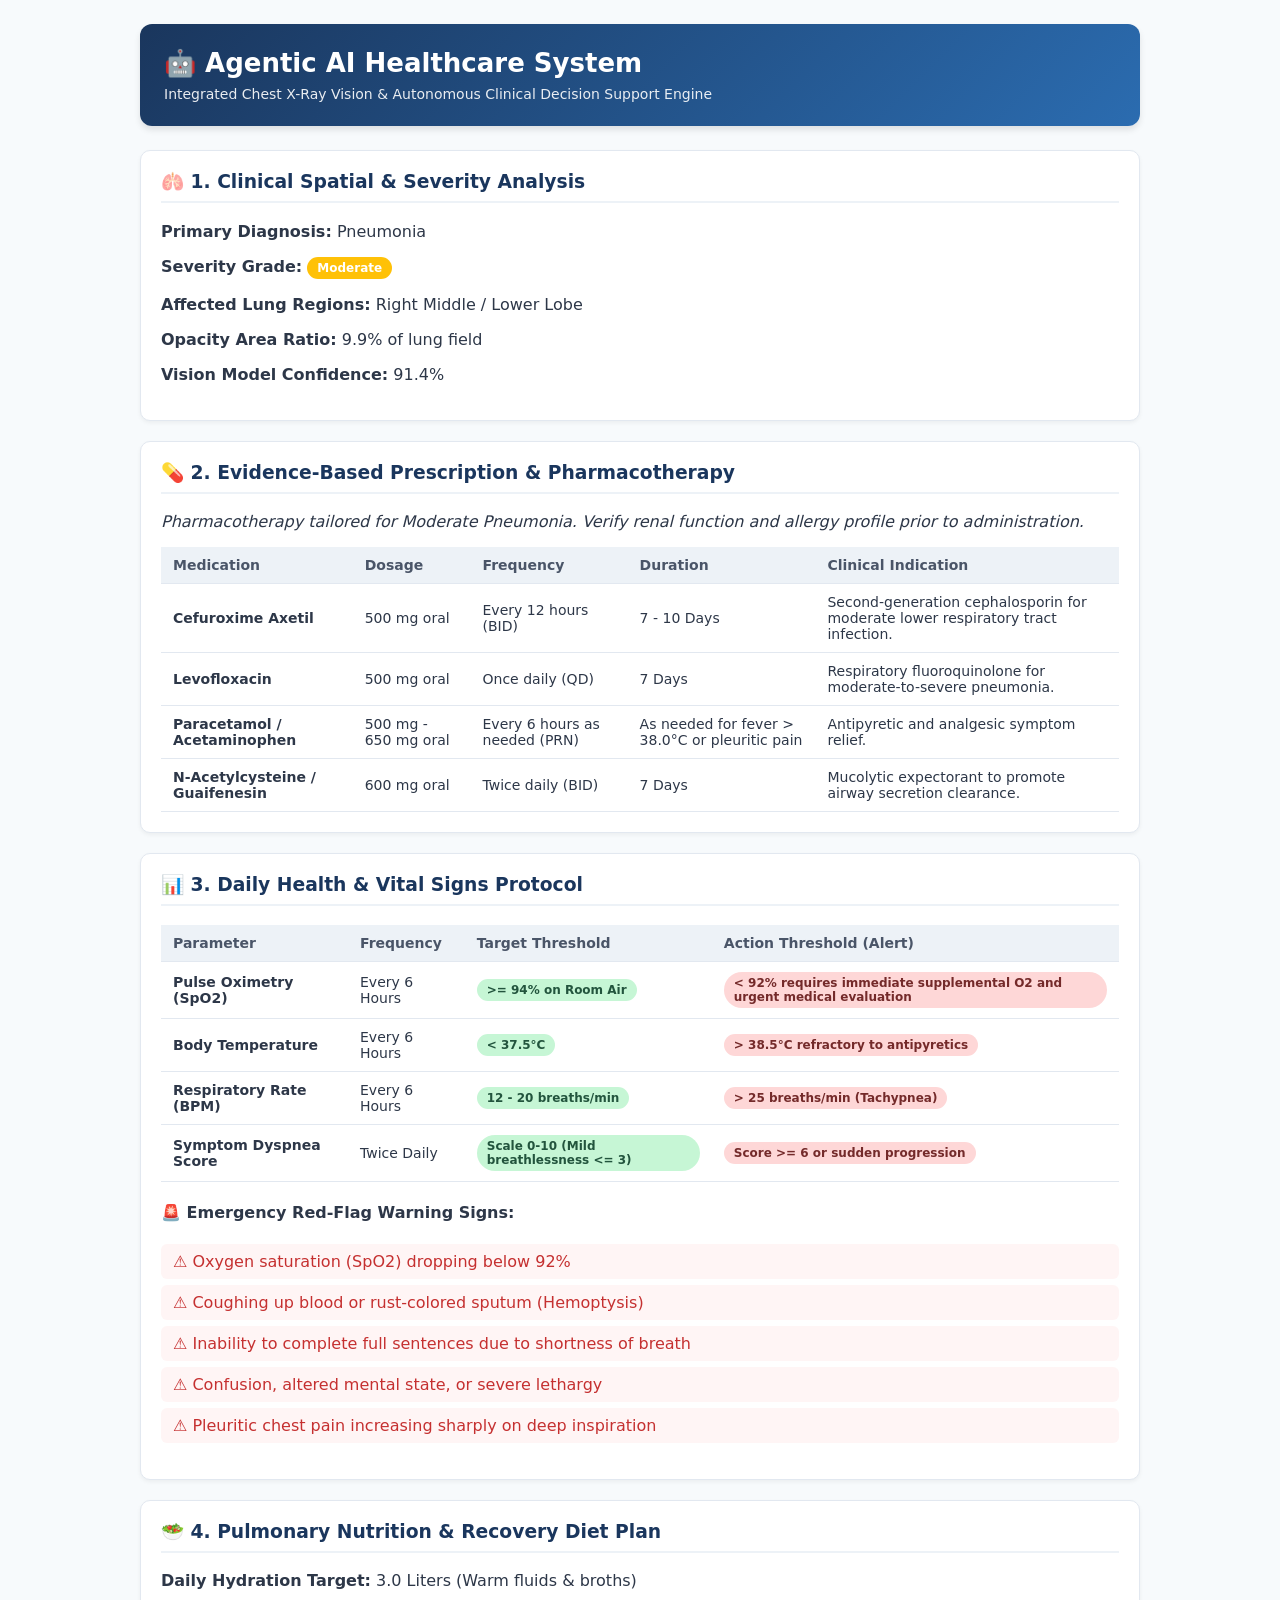
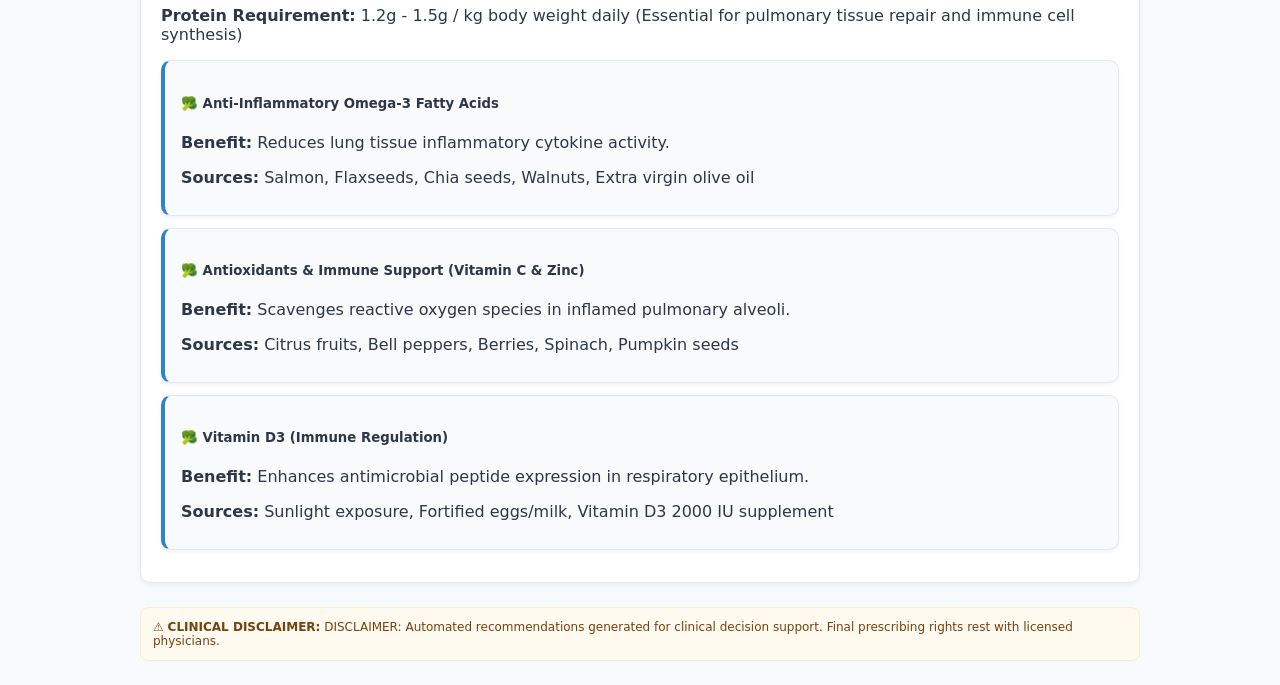
<file: results/reports/agent_medical_report.html>
<!DOCTYPE html>
<html lang="en">
<head>
    <meta charset="UTF-8">
    <meta name="viewport" content="width=device-width, initial-scale=1.0">
    <title>Agentic AI Medical Clinical Report</title>
    <style>
        :root {
            --primary: #1a365d;
            --accent: #2b6cb0;
            --bg: #f7fafc;
            --card-bg: #ffffff;
            --text: #2d3748;
        }
        body {
            font-family: 'Segoe UI', system-ui, -apple-system, sans-serif;
            background-color: var(--bg);
            color: var(--text);
            margin: 0;
            padding: 24px;
        }
        .container {
            max-width: 1000px;
            margin: 0 auto;
        }
        .header {
            background: linear-gradient(135deg, #1a365d 0%, #2b6cb0 100%);
            color: white;
            padding: 24px;
            border-radius: 12px;
            box-shadow: 0 4px 6px rgba(0,0,0,0.1);
            margin-bottom: 24px;
        }
        .header h1 { margin: 0 0 8px 0; font-size: 26px; }
        .header p { margin: 0; opacity: 0.9; font-size: 14px; }
        .card {
            background: var(--card-bg);
            border-radius: 10px;
            padding: 20px;
            margin-bottom: 20px;
            box-shadow: 0 2px 4px rgba(0,0,0,0.05);
            border: 1px solid #e2e8f0;
        }
        .card h3 {
            margin-top: 0;
            color: var(--primary);
            border-bottom: 2px solid #edf2f7;
            padding-bottom: 8px;
        }
        .card-sub {
            background: #f8fafc;
            border-left: 4px solid #3182ce;
            padding: 12px 16px;
            margin-bottom: 12px;
        }
        .badge {
            display: inline-block;
            padding: 4px 10px;
            border-radius: 20px;
            font-weight: bold;
            font-size: 12px;
        }
        .badge-severity {
            background-color: #ffc107;
            color: white;
        }
        .badge-success { background-color: #c6f6d5; color: #22543d; }
        .badge-danger { background-color: #fed7d7; color: #742a2a; }
        table {
            width: 100%;
            border-collapse: collapse;
            margin-top: 12px;
        }
        th, td {
            text-align: left;
            padding: 10px 12px;
            border-bottom: 1px solid #e2e8f0;
            font-size: 14px;
        }
        th { background-color: #edf2f7; color: #4a5568; }
        ul.red-flags {
            list-style-type: none;
            padding-left: 0;
        }
        ul.red-flags li {
            background: #fff5f5;
            color: #c53030;
            padding: 8px 12px;
            border-radius: 6px;
            margin-bottom: 6px;
            font-weight: 500;
        }
        .disclaimer {
            background-color: #fffaf0;
            border: 1px solid #feebc8;
            color: #744210;
            padding: 12px;
            border-radius: 8px;
            font-size: 12px;
            margin-top: 24px;
        }
    </style>
</head>
<body>
    <div class="container">
        <div class="header">
            <h1>🤖 Agentic AI Healthcare System</h1>
            <p>Integrated Chest X-Ray Vision & Autonomous Clinical Decision Support Engine</p>
        </div>

        <!-- 1. Clinical Spatial Findings -->
        <div class="card">
            <h3>🫁 1. Clinical Spatial & Severity Analysis</h3>
            <p><strong>Primary Diagnosis:</strong> Pneumonia</p>
            <p><strong>Severity Grade:</strong> <span class="badge badge-severity">Moderate</span></p>
            <p><strong>Affected Lung Regions:</strong> Right Middle / Lower Lobe</p>
            <p><strong>Opacity Area Ratio:</strong> 9.9% of lung field</p>
            <p><strong>Vision Model Confidence:</strong> 91.4%</p>
        </div>

        <!-- 2. Prescription & Pharmacotherapy -->
        <div class="card">
            <h3>💊 2. Evidence-Based Prescription & Pharmacotherapy</h3>
            <p><em>Pharmacotherapy tailored for Moderate Pneumonia. Verify renal function and allergy profile prior to administration.</em></p>
            <table>
                <thead>
                    <tr>
                        <th>Medication</th>
                        <th>Dosage</th>
                        <th>Frequency</th>
                        <th>Duration</th>
                        <th>Clinical Indication</th>
                    </tr>
                </thead>
                <tbody>
                    
        <tr>
            <td><strong>Cefuroxime Axetil</strong></td>
            <td>500 mg oral</td>
            <td>Every 12 hours (BID)</td>
            <td>7 - 10 Days</td>
            <td>Second-generation cephalosporin for moderate lower respiratory tract infection.</td>
        </tr>
        
        <tr>
            <td><strong>Levofloxacin</strong></td>
            <td>500 mg oral</td>
            <td>Once daily (QD)</td>
            <td>7 Days</td>
            <td>Respiratory fluoroquinolone for moderate-to-severe pneumonia.</td>
        </tr>
        
        <tr>
            <td><strong>Paracetamol / Acetaminophen</strong></td>
            <td>500 mg - 650 mg oral</td>
            <td>Every 6 hours as needed (PRN)</td>
            <td>As needed for fever > 38.0°C or pleuritic pain</td>
            <td>Antipyretic and analgesic symptom relief.</td>
        </tr>
        
        <tr>
            <td><strong>N-Acetylcysteine / Guaifenesin</strong></td>
            <td>600 mg oral</td>
            <td>Twice daily (BID)</td>
            <td>7 Days</td>
            <td>Mucolytic expectorant to promote airway secretion clearance.</td>
        </tr>
        
                </tbody>
            </table>
        </div>

        <!-- 3. Health & Symptom Monitoring Protocol -->
        <div class="card">
            <h3>📊 3. Daily Health & Vital Signs Protocol</h3>
            <table>
                <thead>
                    <tr>
                        <th>Parameter</th>
                        <th>Frequency</th>
                        <th>Target Threshold</th>
                        <th>Action Threshold (Alert)</th>
                    </tr>
                </thead>
                <tbody>
                    
        <tr>
            <td><strong>Pulse Oximetry (SpO2)</strong></td>
            <td>Every 6 Hours</td>
            <td><span class="badge badge-success">>= 94% on Room Air</span></td>
            <td><span class="badge badge-danger">< 92% requires immediate supplemental O2 and urgent medical evaluation</span></td>
        </tr>
        
        <tr>
            <td><strong>Body Temperature</strong></td>
            <td>Every 6 Hours</td>
            <td><span class="badge badge-success">< 37.5°C</span></td>
            <td><span class="badge badge-danger">> 38.5°C refractory to antipyretics</span></td>
        </tr>
        
        <tr>
            <td><strong>Respiratory Rate (BPM)</strong></td>
            <td>Every 6 Hours</td>
            <td><span class="badge badge-success">12 - 20 breaths/min</span></td>
            <td><span class="badge badge-danger">> 25 breaths/min (Tachypnea)</span></td>
        </tr>
        
        <tr>
            <td><strong>Symptom Dyspnea Score</strong></td>
            <td>Twice Daily</td>
            <td><span class="badge badge-success">Scale 0-10 (Mild breathlessness <= 3)</span></td>
            <td><span class="badge badge-danger">Score >= 6 or sudden progression</span></td>
        </tr>
        
                </tbody>
            </table>
            <h4>🚨 Emergency Red-Flag Warning Signs:</h4>
            <ul class="red-flags">
                <li>⚠️ Oxygen saturation (SpO2) dropping below 92%</li><li>⚠️ Coughing up blood or rust-colored sputum (Hemoptysis)</li><li>⚠️ Inability to complete full sentences due to shortness of breath</li><li>⚠️ Confusion, altered mental state, or severe lethargy</li><li>⚠️ Pleuritic chest pain increasing sharply on deep inspiration</li>
            </ul>
        </div>

        <!-- 4. Pulmonary Nutrition Plan -->
        <div class="card">
            <h3>🥗 4. Pulmonary Nutrition & Recovery Diet Plan</h3>
            <p><strong>Daily Hydration Target:</strong> 3.0 Liters (Warm fluids & broths)</p>
            <p><strong>Protein Requirement:</strong> 1.2g - 1.5g / kg body weight daily (Essential for pulmonary tissue repair and immune cell synthesis)</p>
            
        <div class="card card-sub">
            <h5>🥦 Anti-Inflammatory Omega-3 Fatty Acids</h5>
            <p><strong>Benefit:</strong> Reduces lung tissue inflammatory cytokine activity.</p>
            <p><strong>Sources:</strong> Salmon, Flaxseeds, Chia seeds, Walnuts, Extra virgin olive oil</p>
        </div>
        
        <div class="card card-sub">
            <h5>🥦 Antioxidants & Immune Support (Vitamin C & Zinc)</h5>
            <p><strong>Benefit:</strong> Scavenges reactive oxygen species in inflamed pulmonary alveoli.</p>
            <p><strong>Sources:</strong> Citrus fruits, Bell peppers, Berries, Spinach, Pumpkin seeds</p>
        </div>
        
        <div class="card card-sub">
            <h5>🥦 Vitamin D3 (Immune Regulation)</h5>
            <p><strong>Benefit:</strong> Enhances antimicrobial peptide expression in respiratory epithelium.</p>
            <p><strong>Sources:</strong> Sunlight exposure, Fortified eggs/milk, Vitamin D3 2000 IU supplement</p>
        </div>
        
        </div>

        <div class="disclaimer">
            ⚠️ <strong>CLINICAL DISCLAIMER:</strong> DISCLAIMER: Automated recommendations generated for clinical decision support. Final prescribing rights rest with licensed physicians.
        </div>
    </div>
</body>
</html>
</file>
